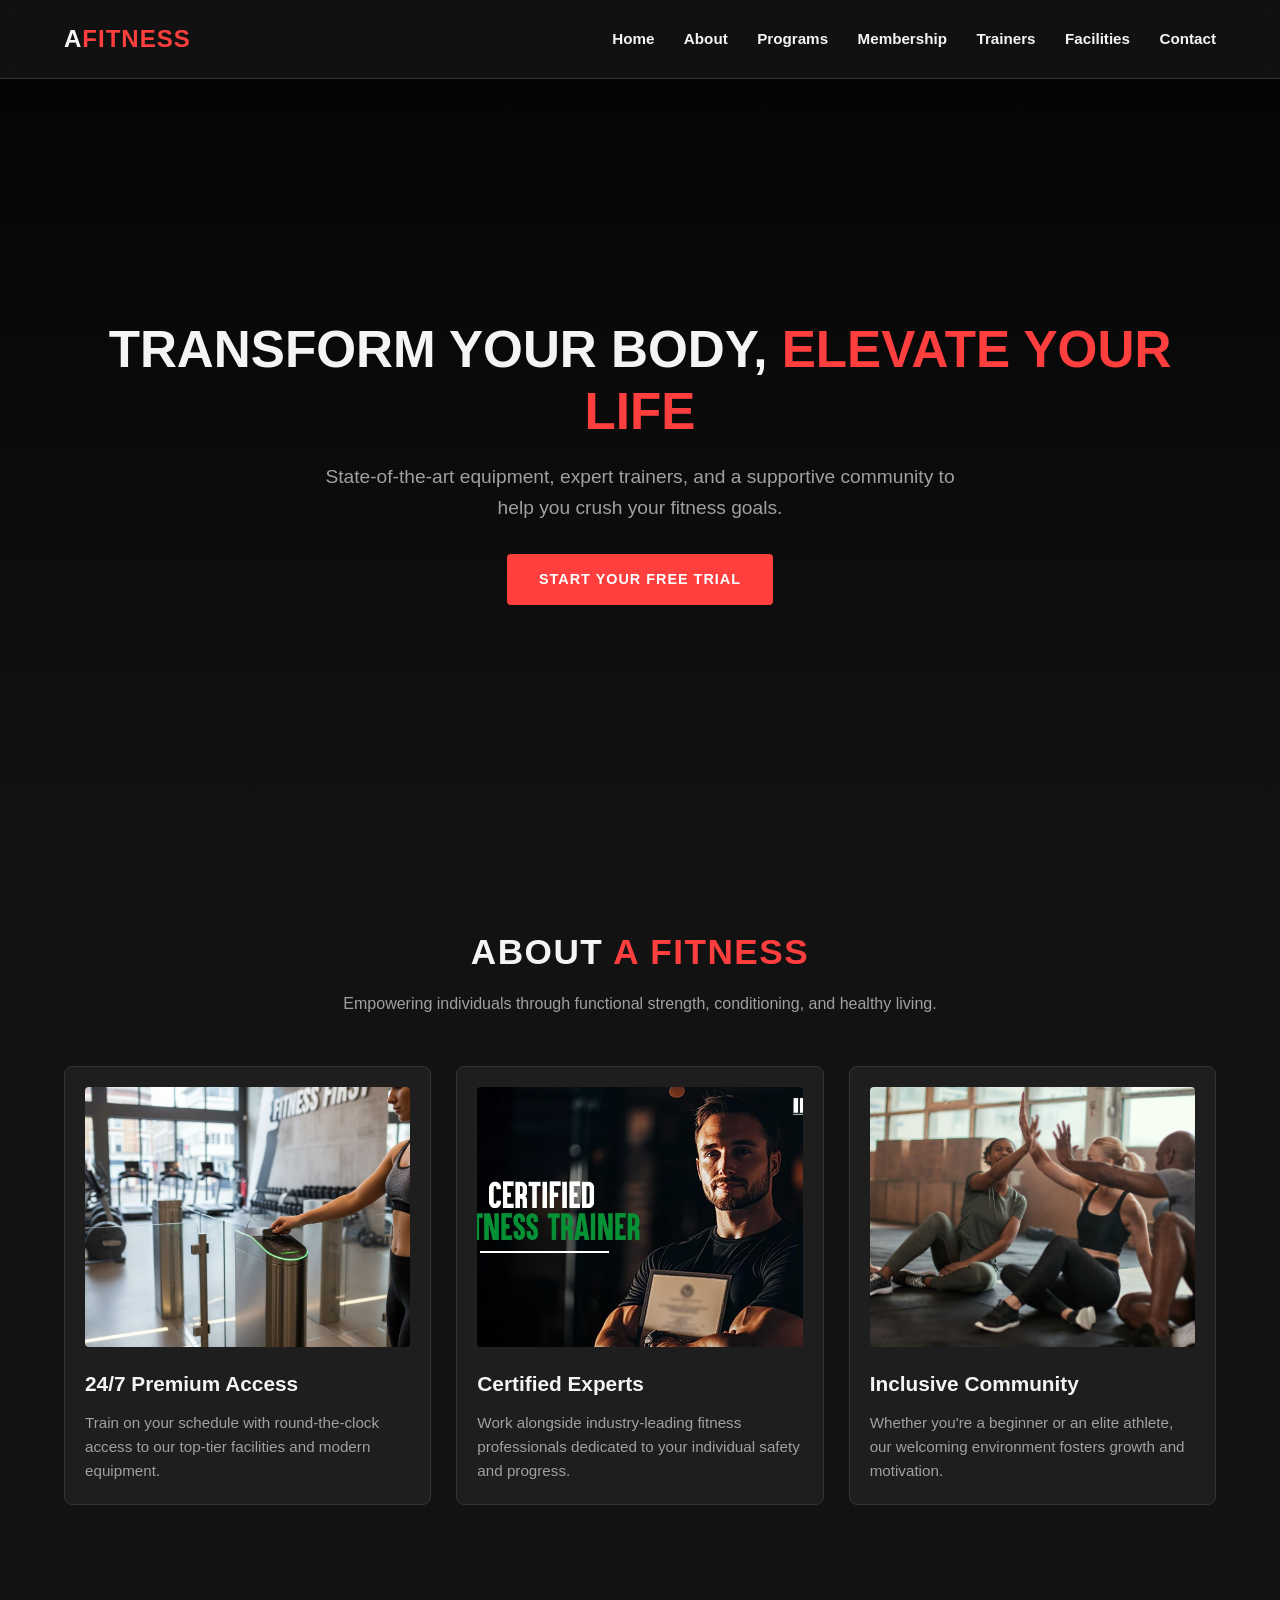
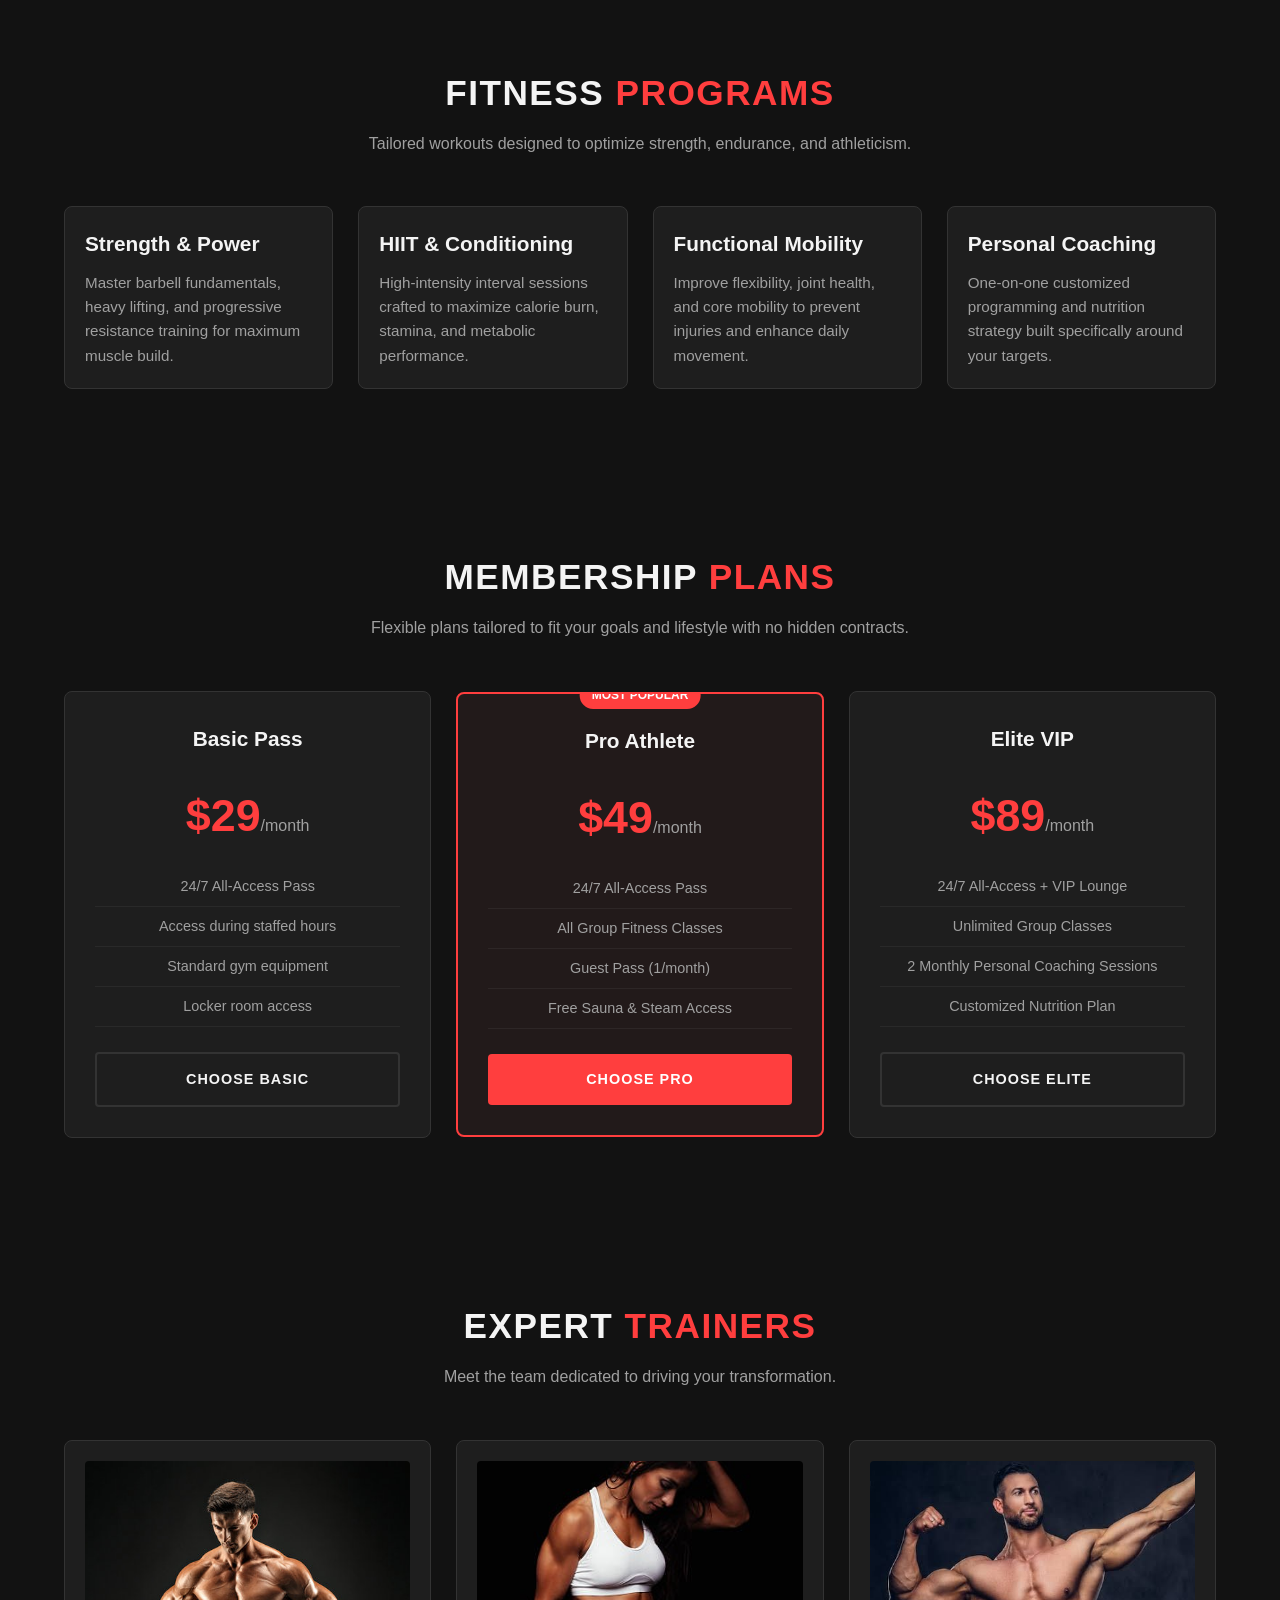
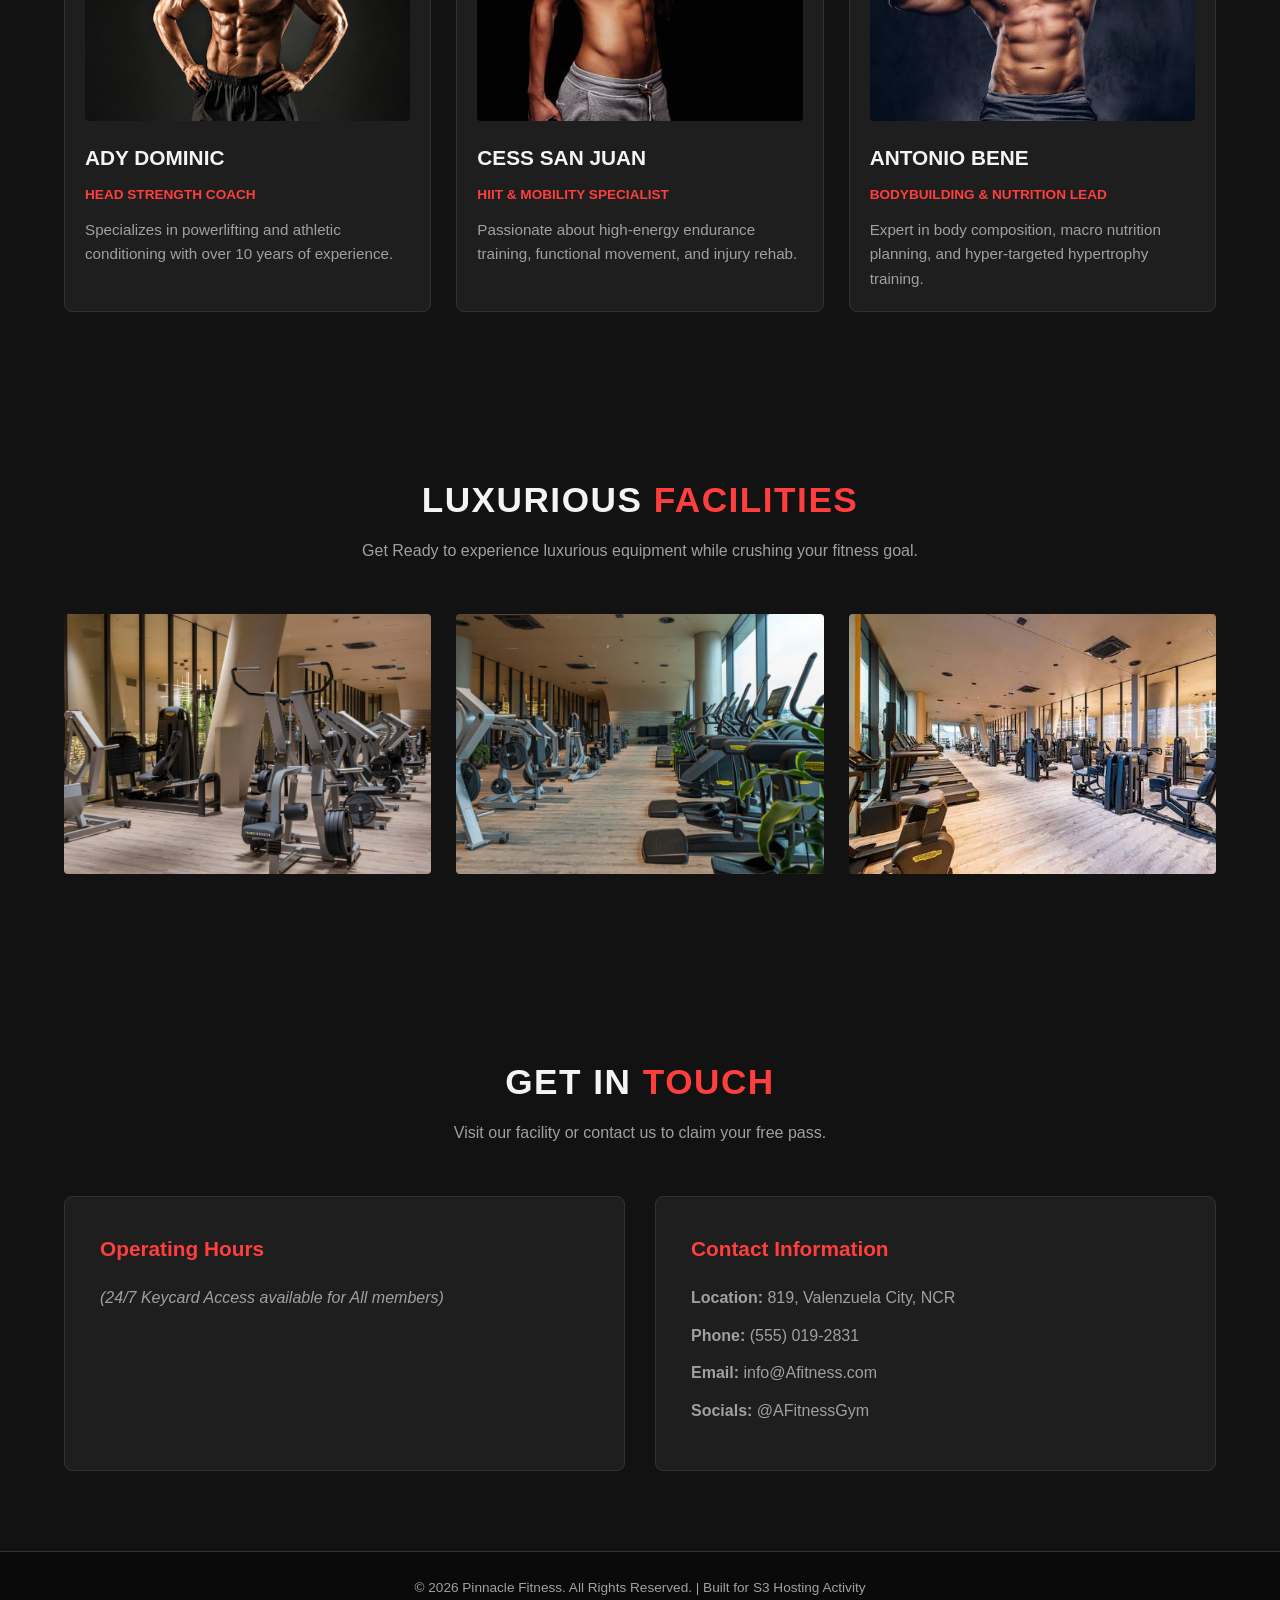
<file: index.html>
<!DOCTYPE html>
<html lang="en">
<head>
    <meta charset="UTF-8">
    <meta name="viewport" content="width=device-width, initial-scale=1.0">
    <title>Pinnacle Fitness | Transform Your Body</title>
    <link rel="stylesheet" href="style.css">
</head>
<body>  
    <!-- Header / Navigation -->
    <header class="header">
        <div class="container nav-container">
            <a href="#home" class="logo">A<span>FITNESS</span></a>
            <nav class="navbar">
                <a href="#home">Home</a>
                <a href="#about">About</a>
                <a href="#programs">Programs</a>
                <a href="#membership">Membership</a>
                <a href="#trainers">Trainers</a>
                <a href="#facilities">Facilities</a>
                <a href="#contact">Contact</a>
            </nav>
        </div>
    </header>  

    <!-- Hero Section -->
    <section id="home" class="hero">
        <div class="container hero-content">
            <h1>TRANSFORM YOUR BODY, <span>ELEVATE YOUR LIFE</span></h1>
            <p>State-of-the-art equipment, expert trainers, and a supportive community to help you crush your fitness goals.</p>
            <a href="#membership" class="btn btn-primary">Start Your Free Trial</a>
        </div>
    </section>  

    <!-- About Section -->
    <section id="about" class="about section-padding">
        <div class="container">
            <h2 class="section-title">ABOUT <span>A FITNESS</span></h2>
            <p class="section-subtitle">Empowering individuals through functional strength, conditioning, and healthy living.</p>
            <div class="about-grid">
                <div class="about-card">
                    <img src="acc.jpg" alt="Front exterior view of the facility building" class="card-image">
                    <h3>24/7 Premium Access</h3>
                    <p>Train on your schedule with round-the-clock access to our top-tier facilities and modern equipment.</p>
                </div>
                <div class="about-card">
                    <img src="ce.jpg" alt="Spacious main training floor with equipment setup" class="card-image">
                    <h3>Certified Experts</h3>
                    <p>Work alongside industry-leading fitness professionals dedicated to your individual safety and progress.</p>
                </div>
                <div class="about-card">
                    <img src="com.jpg" alt="Inclusive gym community training together" class="card-image">
                    <h3>Inclusive Community</h3>
                    <p>Whether you're a beginner or an elite athlete, our welcoming environment fosters growth and motivation.</p>
                </div>
            </div>
        </div>
    </section>  

    <!-- Fitness Programs Section -->
    <section id="programs" class="programs section-padding">
        <div class="container">
            <h2 class="section-title">FITNESS <span>PROGRAMS</span></h2>
            <p class="section-subtitle">Tailored workouts designed to optimize strength, endurance, and athleticism.</p>
            <div class="cards-grid">
                <div class="card">
                    <h3>Strength & Power</h3>
                    <p>Master barbell fundamentals, heavy lifting, and progressive resistance training for maximum muscle build.</p>
                </div>
                <div class="card">
                    <h3>HIIT & Conditioning</h3>
                    <p>High-intensity interval sessions crafted to maximize calorie burn, stamina, and metabolic performance.</p>
                </div>
                <div class="card">
                    <h3>Functional Mobility</h3>
                    <p>Improve flexibility, joint health, and core mobility to prevent injuries and enhance daily movement.</p>
                </div>
                <div class="card">
                    <h3>Personal Coaching</h3>
                    <p>One-on-one customized programming and nutrition strategy built specifically around your targets.</p>
                </div>
            </div>
        </div>
    </section>  

    <!-- Membership Information Section -->
    <section id="membership" class="membership section-padding">
        <div class="container">
            <h2 class="section-title">MEMBERSHIP <span>PLANS</span></h2>
            <p class="section-subtitle">Flexible plans tailored to fit your goals and lifestyle with no hidden contracts.</p>
            <div class="cards-grid pricing-grid">
                <div class="card price-card">
                    <h3>Basic Pass</h3>
                    <div class="price">$29<span>/month</span></div>
                    <ul>
                        <li>24/7 All-Access Pass</li>
                        <li>Access during staffed hours</li>
                        <li>Standard gym equipment</li>
                        <li>Locker room access</li>
                    </ul>
                    <a href="#contact" class="btn btn-secondary">Choose Basic</a>
                </div>
                <div class="card price-card featured">
                    <span class="badge">Most Popular</span>
                    <h3>Pro Athlete</h3>
                    <div class="price">$49<span>/month</span></div>
                    <ul>
                        <li>24/7 All-Access Pass</li>
                        <li>All Group Fitness Classes</li>
                        <li>Guest Pass (1/month)</li>
                        <li>Free Sauna & Steam Access</li>
                    </ul>
                    <a href="#contact" class="btn btn-primary">Choose Pro</a>
                </div>
                <div class="card price-card">
                    <h3>Elite VIP</h3>
                    <div class="price">$89<span>/month</span></div>
                    <ul>
                        <li>24/7 All-Access + VIP Lounge</li>
                        <li>Unlimited Group Classes</li>
                        <li>2 Monthly Personal Coaching Sessions</li>
                        <li>Customized Nutrition Plan</li>
                    </ul>
                    <a href="#contact" class="btn btn-secondary">Choose Elite</a>
                </div>
            </div>
        </div>
    </section>  

    <!-- Trainers & Hours Section -->
    <section id="trainers" class="trainers section-padding">
        <div class="container">
            <h2 class="section-title">EXPERT <span>TRAINERS</span></h2>
            <p class="section-subtitle">Meet the team dedicated to driving your transformation.</p>
            <div class="cards-grid">
                <div class="card trainer-card">
                    <img src="pt2.jpg" alt="Ady Dominic - Head Strength Coach" class="card-image">
                    <h3>ADY DOMINIC</h3>
                    <span class="role">Head Strength Coach</span>
                    <p>Specializes in powerlifting and athletic conditioning with over 10 years of experience.</p>
                </div>
                <div class="card trainer-card">
                    <img src="pt1.jpg" alt="Cess San Juan - HIIT & Mobility Specialist" class="card-image">
                    <h3>CESS SAN JUAN</h3>
                    <span class="role">HIIT & Mobility Specialist</span>
                    <p>Passionate about high-energy endurance training, functional movement, and injury rehab.</p>
                </div>
                <div class="card trainer-card">
                    <img src="pt3.jpg" alt="Antonio Bene - Bodybuilding & Nutrition Lead" class="card-image">
                    <h3>ANTONIO BENE</h3>
                    <span class="role">Bodybuilding & Nutrition Lead</span>
                    <p>Expert in body composition, macro nutrition planning, and hyper-targeted hypertrophy training.</p>
                </div>
            </div>
        </div>
    </section>  

    <!-- Facilities -->
    <section id="facilities" class="facilities section-padding">
        <div class="container">
            <h2 class="section-title">Luxurious <span>Facilities</span></h2>
            <p class="section-subtitle">Get Ready to experience luxurious equipment while crushing your fitness goal.</p>
            <div class="cards-grid">
                
                    <img src="gym1.jpg" alt="Ady Dominic - Head Strength Coach" class="card-image">
                
                
                    <img src="gym2.jpg" alt="Cess San Juan - HIIT & Mobility Specialist" class="card-image">
                
                
                    <img src="gym3.jpg" alt="Antonio Bene - Bodybuilding & Nutrition Lead" class="card-image">
                
            </div>
        </div>
    </section> 

    <!-- Contact & Operating Hours Section -->
    <section id="contact" class="contact section-padding">
        <div class="container">
            <h2 class="section-title">GET IN <span>TOUCH</span></h2>
            <p class="section-subtitle">Visit our facility or contact us to claim your free pass.</p>
            <div class="contact-grid">
                <div class="contact-info">
                    <h3>Operating Hours</h3>
                    <p><em>(24/7 Keycard Access available for All members)</em></p>
                </div>
                <div class="contact-info">
                    <h3>Contact Information</h3>
                    <p><strong>Location:</strong> 819, Valenzuela City, NCR</p>
                    <p><strong>Phone:</strong> (555) 019-2831</p>
                    <p><strong>Email:</strong> info@Afitness.com</p>
                    <p><strong>Socials:</strong> @AFitnessGym</p>
                </div>
            </div>
        </div>
    </section>  

    <!-- Footer -->
    <footer class="footer">
        <div class="container">
            <p>&copy; 2026 Pinnacle Fitness. All Rights Reserved. | Built for S3 Hosting Activity</p>
        </div>
    </footer>  
</body>
</html>
</file>
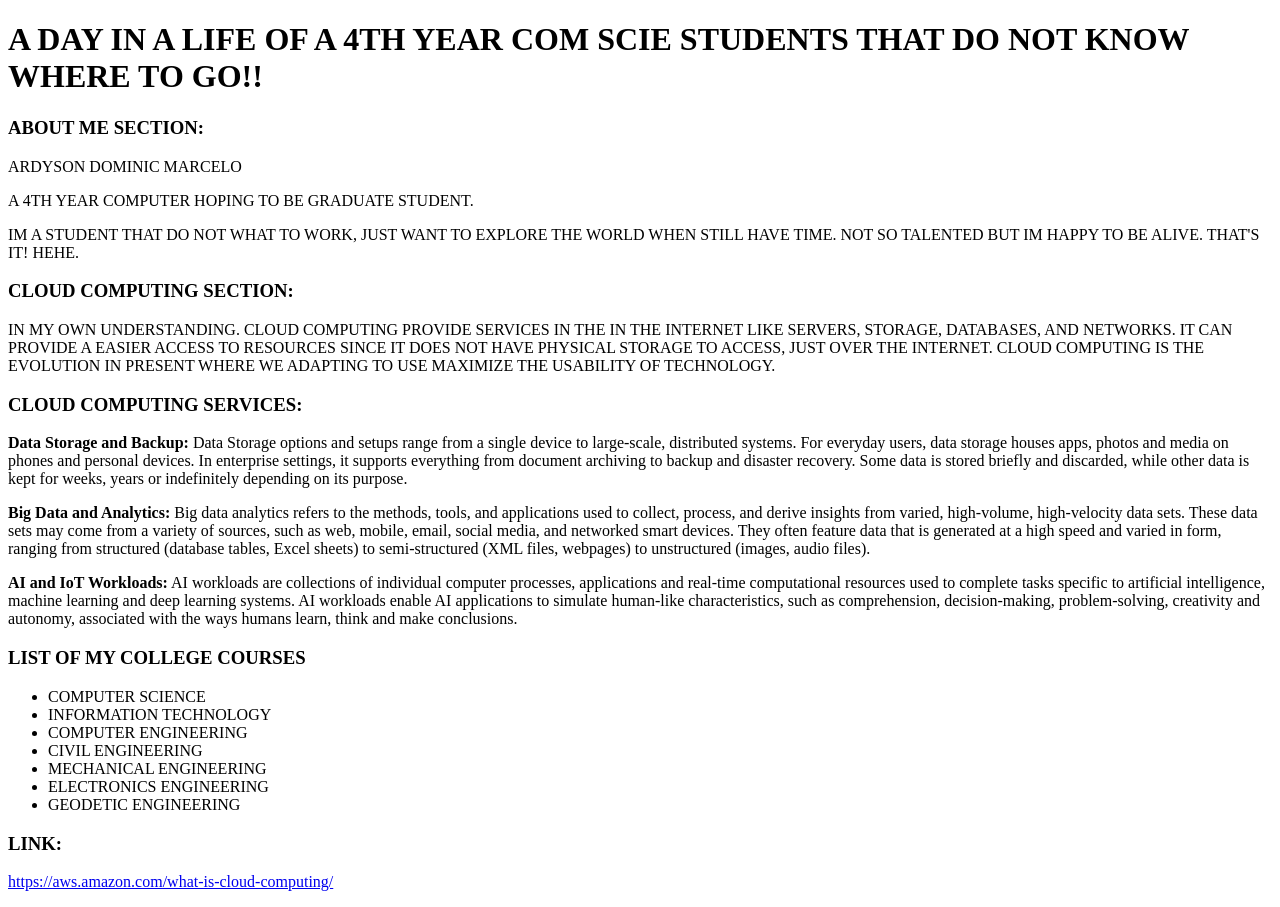
<file: all about me.html>
<!DOCTYPE html>
<html>
<head>
    <title>A DAY IN A LIFE OF A 4TH YEAR COM SCIE STUDENTS THAT DO NOT KNOW WHERE TO GO!!</title>
</head>
<body>

    <!-- 1 PAGE TITLE -->
    <h1>A DAY IN A LIFE OF A 4TH YEAR COM SCIE STUDENTS THAT DO NOT KNOW WHERE TO GO!!</h1>

    <!-- 2 MAIN HEADING -->
    <h2></h2>

    <!-- 3 ABOUT ME SECTION -->
    <h3>ABOUT ME SECTION:</h3>
    <p>ARDYSON DOMINIC MARCELO</p>
    <p>A 4TH YEAR COMPUTER HOPING TO BE GRADUATE STUDENT.</p>
    <p>IM A STUDENT THAT DO NOT WHAT TO WORK, JUST WANT TO EXPLORE THE WORLD WHEN STILL HAVE TIME. NOT SO TALENTED BUT IM HAPPY TO BE ALIVE. THAT'S IT! HEHE.</p>

    <!-- 4 CLOUD COMPUTING SECTION -->
    <h3>CLOUD COMPUTING SECTION:</h3>
    <p>IN MY OWN UNDERSTANDING. CLOUD COMPUTING PROVIDE SERVICES IN THE IN THE INTERNET LIKE SERVERS, STORAGE, DATABASES, AND NETWORKS. IT CAN PROVIDE A EASIER ACCESS TO RESOURCES SINCE IT DOES NOT HAVE PHYSICAL STORAGE TO ACCESS, JUST OVER THE INTERNET. CLOUD COMPUTING IS THE EVOLUTION IN PRESENT WHERE WE ADAPTING TO USE MAXIMIZE THE USABILITY OF TECHNOLOGY.</p>

    <!-- 5 CLOUD COMPUTING SERVICES -->
    <h3>CLOUD COMPUTING SERVICES:</h3>
    <p><b>Data Storage and Backup:</b> Data Storage options and setups range from a single device to large-scale, distributed systems. For everyday users, data storage houses apps, photos and media on phones and personal devices. In enterprise settings, it supports everything from document archiving to backup and disaster recovery. Some data is stored briefly and discarded, while other data is kept for weeks, years or indefinitely depending on its purpose.</p>
    
    <p><b>Big Data and Analytics:</b> Big data analytics refers to the methods, tools, and applications used to collect, process, and derive insights from varied, high-volume, high-velocity data sets. These data sets may come from a variety of sources, such as web, mobile, email, social media, and networked smart devices. They often feature data that is generated at a high speed and varied in form, ranging from structured (database tables, Excel sheets) to semi-structured (XML files, webpages) to unstructured (images, audio files).</p>
    
    <p><b>AI and IoT Workloads:</b> AI workloads are collections of individual computer processes, applications and real-time computational resources used to complete tasks specific to artificial intelligence, machine learning and deep learning systems. AI workloads enable AI applications to simulate human-like characteristics, such as comprehension, decision-making, problem-solving, creativity and autonomy, associated with the ways humans learn, think and make conclusions.</p>

    <!-- 6 LIST -->
    <h3>LIST OF MY COLLEGE COURSES</h3>
    <ul>
        <li>COMPUTER SCIENCE</li>
        <li>INFORMATION TECHNOLOGY</li>
        <li>COMPUTER ENGINEERING</li>
        <li>CIVIL ENGINEERING</li>
        <li>MECHANICAL ENGINEERING</li>
        <li>ELECTRONICS ENGINEERING</li>
        <li>GEODETIC ENGINEERING</li>
    </ul>

    <!-- 7 LINK -->
    <h3>LINK:</h3>
    <p><a href="https://aws.amazon.com/what-is-cloud-computing/">https://aws.amazon.com/what-is-cloud-computing/</a></p>

</body>
</html>
</file>
<file: style.css>
/* ==========================================================================
   Global Reset & Color Scheme
   ========================================================================== */
* {
    margin: 0;
    padding: 0;
    box-sizing: border-box;
}

:root {
    --bg-dark: #121212;
    --bg-card: #1e1e1e;
    --bg-card-hover: #262626;
    --primary: #ff3e3e;
    --primary-hover: #e03232;
    --text-main: #f4f4f4;
    --text-muted: #a0a0a0;
    --border-color: #333333;
    --font-stack: 'Segoe UI', Tahoma, Geneva, Verdana, sans-serif;
}

html {
    scroll-behavior: smooth;
    font-family: var(--font-stack);
    background-color: var(--bg-dark);
    color: var(--text-main);
}

body {
    line-height: 1.6;
}

.container {
    width: 90%;
    max-width: 1200px;
    margin: 0 auto;
}

.section-padding {
    padding: 80px 0;
}

.section-title {
    font-size: 2.2rem;
    text-align: center;
    text-transform: uppercase;
    letter-spacing: 1.5px;
    margin-bottom: 10px;
}

.section-title span {
    color: var(--primary);
}

.section-subtitle {
    text-align: center;
    color: var(--text-muted);
    margin-bottom: 50px;
    font-size: 1rem;
}

/* ==========================================================================
   Header & Navigation
   ========================================================================== */
.header {
    position: sticky;
    top: 0;
    background-color: rgba(18, 18, 18, 0.95);
    backdrop-filter: blur(5px);
    border-bottom: 1px solid var(--border-color);
    z-index: 1000;
    padding: 20px 0;
}

.nav-container {
    display: flex;
    justify-content: space-between;
    align-items: center;
}

.logo {
    font-size: 1.5rem;
    font-weight: 800;
    color: var(--text-main);
    text-decoration: none;
    letter-spacing: 1px;
}

.logo span {
    color: var(--primary);
}

.navbar a {
    color: var(--text-main);
    text-decoration: none;
    margin-left: 25px;
    font-weight: 600;
    font-size: 0.95rem;
    transition: color 0.3s ease;
}

.navbar a:hover {
    color: var(--primary);
}

/* ==========================================================================
   Hero Section
   ========================================================================== */
.hero {
    height: 85vh;
    background: linear-gradient(rgba(0, 0, 0, 0.75), rgba(18, 18, 18, 1)),
                url('https://images.unsplash.com/photo-1517838277536-f5f99be501cd?auto=format&fit=crop&w=1500&q=80') center/cover no-repeat;
    display: flex;
    align-items: center;
    text-align: center;
}

.hero-content h1 {
    font-size: 3.2rem;
    line-height: 1.2;
    margin-bottom: 20px;
    text-transform: uppercase;
}

.hero-content h1 span {
    color: var(--primary);
}

.hero-content p {
    font-size: 1.2rem;
    color: var(--text-muted);
    max-width: 650px;
    margin: 0 auto 30px;
}

/* ==========================================================================
   Buttons
   ========================================================================== */
.btn {
    display: inline-block;
    padding: 14px 32px;
    border-radius: 4px;
    text-decoration: none;
    font-weight: 700;
    text-transform: uppercase;
    font-size: 0.9rem;
    letter-spacing: 1px;
    transition: all 0.3s ease;
}

.btn-primary {
    background-color: var(--primary);
    color: #ffffff;
}

.btn-primary:hover {
    background-color: var(--primary-hover);
    transform: translateY(-2px);
}

.btn-secondary {
    background-color: transparent;
    color: var(--text-main);
    border: 2px solid var(--border-color);
}

.btn-secondary:hover {
    border-color: var(--primary);
    color: var(--primary);
}

/* ==========================================================================
   Grid & Card Layouts
   ========================================================================== */
.about-grid, .cards-grid {
    display: grid;
    grid-template-columns: repeat(auto-fit, minmax(250px, 1fr));
    gap: 25px;
}

.about-card, .card {
    background-color: var(--bg-card);
    padding: 20px;
    border-radius: 8px;
    border: 1px solid var(--border-color);
    transition: transform 0.3s ease, background-color 0.3s ease;
    overflow: hidden;
    display: flex;
    flex-direction: column;
}

.about-card:hover, .card:hover {
    background-color: var(--bg-card-hover);
    transform: translateY(-5px);
}

/* Target images across about and trainer cards */
.card-image {
    width: 100%;
    height: 260px;
    object-fit: cover;
    object-position: center;
    border-radius: 4px;
    margin-bottom: 20px;
    display: block;
}

.about-card h3, .card h3 {
    font-size: 1.3rem;
    margin-bottom: 10px;
    color: var(--text-main);
}

.about-card p, .card p {
    color: var(--text-muted);
    font-size: 0.95rem;
}

/* ==========================================================================
   Pricing Cards
   ========================================================================== */
.pricing-grid {
    align-items: center;
}

.price-card {
    text-align: center;
    position: relative;
    padding: 30px;
}

.price-card.featured {
    border: 2px solid var(--primary);
    background-color: #221a1a;
}

.badge {
    position: absolute;
    top: -12px;
    left: 50%;
    transform: translateX(-50%);
    background-color: var(--primary);
    color: #ffffff;
    padding: 4px 12px;
    font-size: 0.75rem;
    font-weight: 700;
    text-transform: uppercase;
    border-radius: 20px;
}

.price {
    font-size: 2.8rem;
    font-weight: 800;
    margin: 15px 0;
    color: var(--primary);
}

.price span {
    font-size: 1rem;
    color: var(--text-muted);
    font-weight: 400;
}

.price-card ul {
    list-style: none;
    margin-bottom: 25px;
}

.price-card ul li {
    padding: 8px 0;
    color: var(--text-muted);
    border-bottom: 1px solid rgba(255, 255, 255, 0.05);
    font-size: 0.9rem;
}

/* ==========================================================================
   Trainers & Contact Section
   ========================================================================== */
.trainer-card .role {
    display: block;
    color: var(--primary);
    font-weight: 600;
    font-size: 0.85rem;
    margin-bottom: 12px;
    text-transform: uppercase;
}

.contact-grid {
    display: grid;
    grid-template-columns: repeat(auto-fit, minmax(300px, 1fr));
    gap: 30px;
}

.contact-info {
    background-color: var(--bg-card);
    padding: 35px;
    border-radius: 8px;
    border: 1px solid var(--border-color);
}

.contact-info h3 {
    margin-bottom: 20px;
    color: var(--primary);
    font-size: 1.3rem;
}

.contact-info p {
    margin-bottom: 12px;
    color: var(--text-muted);
}

/* ==========================================================================
   Footer
   ========================================================================== */
.footer {
    background-color: #0a0a0a;
    border-top: 1px solid var(--border-color);
    padding: 25px 0;
    text-align: center;
    color: var(--text-muted);
    font-size: 0.85rem;
}

/* ==========================================================================
   Responsive Design
   ========================================================================== */
@media (max-width: 768px) {
    .nav-container {
        flex-direction: column;
        gap: 15px;
    }

    .navbar a {
        margin: 0 10px;
        font-size: 0.85rem;
    }

    .hero-content h1 {
        font-size: 2.2rem;
    }

    .section-padding {
        padding: 50px 0;
    }
}
</file>
